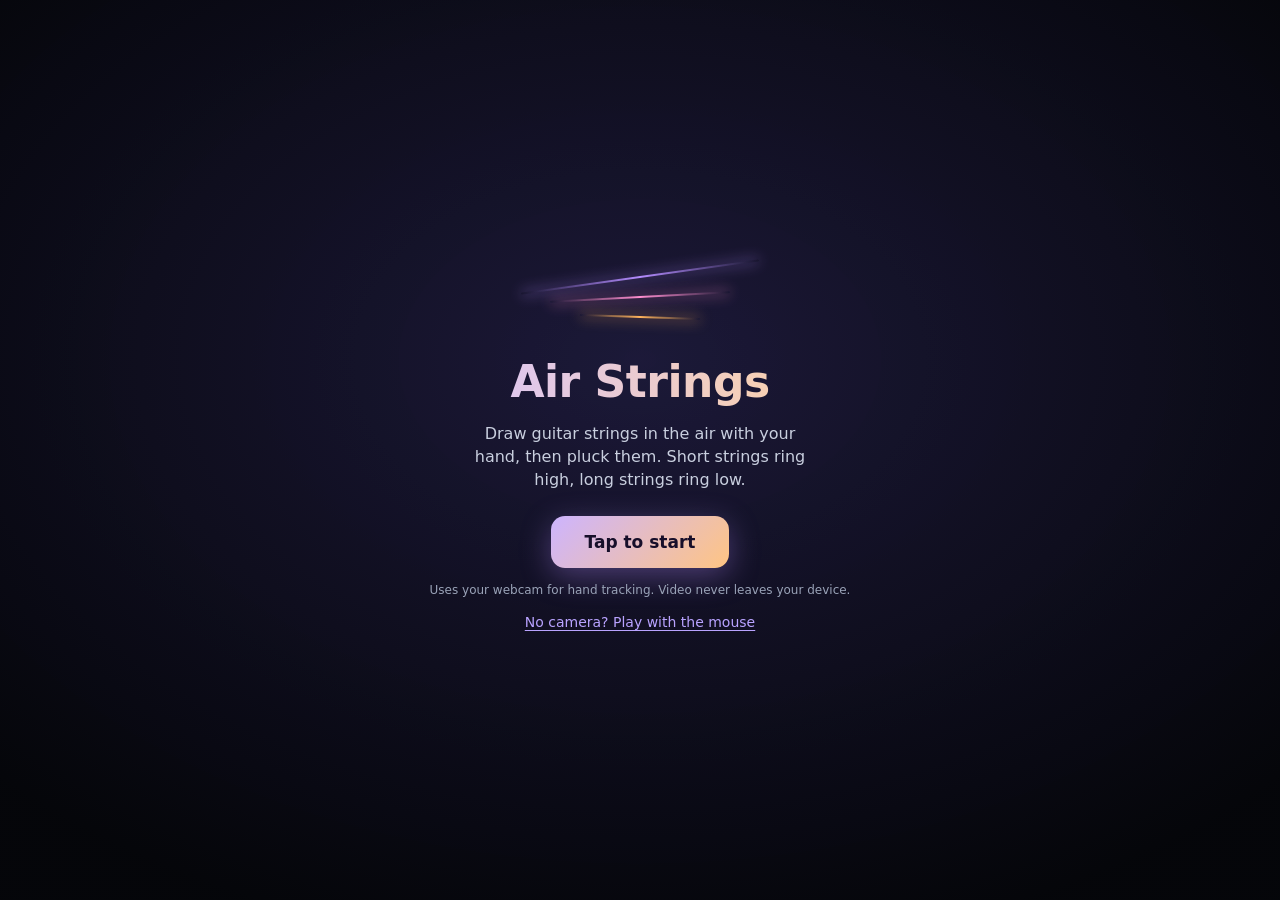
<file: index.html>
<!doctype html>
<html lang="en">
<head>
  <meta charset="utf-8">
  <meta name="viewport" content="width=device-width, initial-scale=1, viewport-fit=cover">
  <title>Air Strings</title>
  <meta name="description" content="Draw guitar strings in the air with your hand and pluck them. Webcam hand tracking + Karplus-Strong synthesis.">
  <link rel="icon" href="data:image/svg+xml,%3Csvg xmlns='http://www.w3.org/2000/svg' viewBox='0 0 64 64'%3E%3Crect width='64' height='64' rx='14' fill='%230b0d14'/%3E%3Cpath d='M10 46 L54 18' stroke='%23b48cff' stroke-width='4' stroke-linecap='round'/%3E%3Cpath d='M10 54 L54 30' stroke='%23ffb35c' stroke-width='3' stroke-linecap='round'/%3E%3C/svg%3E">
  <link rel="stylesheet" href="styles.css">
</head>
<body>
  <video id="video" playsinline muted autoplay></video>
  <canvas id="canvas"></canvas>

  <!-- Toolbar -->
  <header class="toolbar" id="toolbar" hidden>
    <div class="brand"><span class="logo" aria-hidden="true"></span>Air Strings</div>
    <div class="group free-only">
      <button id="undo" class="icon-btn" title="Undo last string (Z)">Undo</button>
      <button id="clear" class="icon-btn" title="Clear all strings (C)">Clear</button>
    </div>
    <div class="group seg free-only" role="group" aria-label="Snap to scale" title="Snap to scale">
      <span class="label">Snap</span>
      <button class="seg-btn" data-scale="off">Off</button>
      <button class="seg-btn" data-scale="chromatic">Chromatic</button>
      <button class="seg-btn active" data-scale="pentatonic">Pentatonic</button>
    </div>
    <label class="group volume" title="Volume">
      <span class="label">Vol</span>
      <input id="volume" type="range" min="0" max="1" step="0.01" value="0.8" aria-label="Volume">
    </label>
    <button id="learnBtn" class="icon-btn learn free-only" title="Learn to play a song, step by step (L)">Learn<span class="learn-stars" id="learnStars"></span></button>
    <div class="group lesson-only">
      <button id="songBtn" class="cycle-btn" title="Next song"><span class="k" id="songKey">Song</span><span class="v" id="songVal">Hot Cross Buns</span></button>
      <button id="stepBtn" class="cycle-btn" title="Step 1: draw the strings the song needs. Step 2: play it at your own pace. Step 3: play it in time."><span class="k">Step</span><span class="v" id="stepVal">1 · Build</span></button>
      <button id="speedBtn" class="cycle-btn time-only" title="Speed: Slow / Medium / Fast"><span class="k">Speed</span><span class="v" id="speedVal">Slow</span></button>
      <button id="listenBtn" class="cycle-btn listen" title="Hear the song first (P)"><span class="k">Listen</span><span class="v" id="listenVal">Hear it</span></button>
      <button id="exitLessonBtn" class="cycle-btn" title="Back to free play (L)"><span class="k">Lesson</span><span class="v">Exit</span></button>
    </div>
    <a class="icon-btn free-only" href="theremin.html" title="Try the Air Theremin">Theremin</a>
    <button id="faceBtn" class="icon-btn round face-btn hand-only" title="Face control: mouth for longer notes, eyebrows for an octave (F)" aria-label="Face control" aria-pressed="false">🙂</button>
    <button id="help" class="icon-btn round" title="How to play (H)" aria-label="Help">?</button>
  </header>

  <!-- Status -->
  <div class="status" id="status" hidden><span class="dot"></span><span id="statusText">Starting…</span></div>
  <div class="coach" id="coach" hidden><span class="step" id="coachStep"></span><span id="coachText"></span></div>
  <div class="toast" id="toast" role="status" aria-live="polite"></div>
  <button class="sound-banner" id="soundBanner" hidden>
    <span class="spk" aria-hidden="true"></span>Sound paused. Tap to turn it on.
  </button>

  <section class="lesson-card" id="lessonCard" hidden>
    <div class="stars" id="lessonStars" aria-hidden="true"></div>
    <h2 id="lessonTitle"></h2>
    <p id="lessonMsg"></p>
    <div class="row">
      <button id="lessonPrimary" class="primary small"></button>
      <button id="lessonSecondary" class="secondary small"></button>
    </div>
  </section>

  <!-- Start screen -->
  <section class="overlay" id="start">
    <div class="card">
      <div class="hero-strings" aria-hidden="true"><i></i><i></i><i></i></div>
      <h1>Air Strings</h1>
      <p class="lede">Draw guitar strings in the air with your hand, then pluck them.
        Short strings ring high, long strings ring low.</p>
      <button id="startBtn" class="primary">Tap to start</button>
      <p class="fine" id="startNote">Uses your webcam for hand tracking. Video never leaves your device.</p>
      <button id="startMouse" class="link">No camera? Play with the mouse</button>
    </div>
  </section>

  <!-- Camera error -->
  <section class="banner" id="camError" hidden>
    <strong>Camera unavailable.</strong> <span id="camErrorText"></span>
    You’re in mouse mode for now.
    <button id="retryCam" class="small">Try camera again</button>
    <button id="dismissErr" class="small ghost" aria-label="Dismiss">✕</button>
  </section>

  <!-- First-run hint -->
  <aside class="hint" id="hint" hidden>
    <h2>How to play</h2>
    <div class="hint-cols">
      <div>
        <h3>1 · Draw</h3>
        <p class="hand-only">Pinch thumb + index in empty space, hold until the ring fills, then drag and let go.</p>
        <p class="mouse-only">Click and drag in empty space, then release to lay down a string.</p>
      </div>
      <div>
        <h3>2 · Pluck</h3>
        <p class="hand-only">Pinch a string, pull it sideways, and let go. Pull further for louder.</p>
        <p class="mouse-only">Drag a string sideways and release. Pull further for louder.</p>
      </div>
      <div>
        <h3>3 · Strum</h3>
        <p class="hand-only">Swipe an open hand fast across strings. Fingers touching mid-swipe won’t draw.</p>
        <p class="mouse-only">Flick fast across strings, starting from empty space.</p>
      </div>
    </div>
    <p class="hint-note">Short strings ring high, long strings ring low (E2 to E5).<span class="hand-only"> Pinch a toolbar button to press it.</span></p>
    <p class="hint-note"><b>Learn</b> teaches you a song: first you draw the strings it needs (longer strings play lower notes), then the string to pluck next lights up. <b>Listen</b> plays the song for you first. Step 3 plays it in time: pluck each string as its note reaches the line.</p>
    <div class="signs-row hand-only">
      <p class="hint-note"><b>Face</b> (<kbd>F</kbd>): after a second to learn your resting face, open your mouth to let notes ring longer, and raise your eyebrows to play an octave up (free play only).</p>
      <button id="faceBtn2" class="cycle-btn" title="Turn face control on or off"><span class="k">Face</span><span class="v" id="faceVal2">Off</span></button>
    </div>
    <div class="signs-row hand-only">
      <p class="hint-note"><b>Hand signs</b>, held for a moment: ✊ fist mutes the strings · 👍 says yes to the big button in a lesson · 👎 removes the last string (in a lesson, starts the song again) · ✌️ switches to the theremin · 🤟 confetti · 🤘 next Snap scale · 🤙 Face on/off · three fingers up: Listen (in a lesson) · 👋 wave goodbye: clears the strings, or leaves a lesson · 👍👍 both thumbs: play in time · ✊✊ both fists: clear the strings (or stop Listen). Undo brings cleared strings back.</p>
      <button id="signsBtn" class="cycle-btn" title="Turn hand signs on or off"><span class="k">Hand signs</span><span class="v" id="signsVal">On</span></button>
    </div>
    <p class="keys"><kbd>Z</kbd> undo · <kbd>C</kbd> clear · <kbd>L</kbd> learn a song · <kbd>P</kbd> listen · <kbd>F</kbd> face · <kbd>H</kbd> help</p>
    <button id="hintOk" class="primary small">Got it</button>
  </aside>

  <script type="module" src="js/main.js"></script>
</body>
</html>
</file>
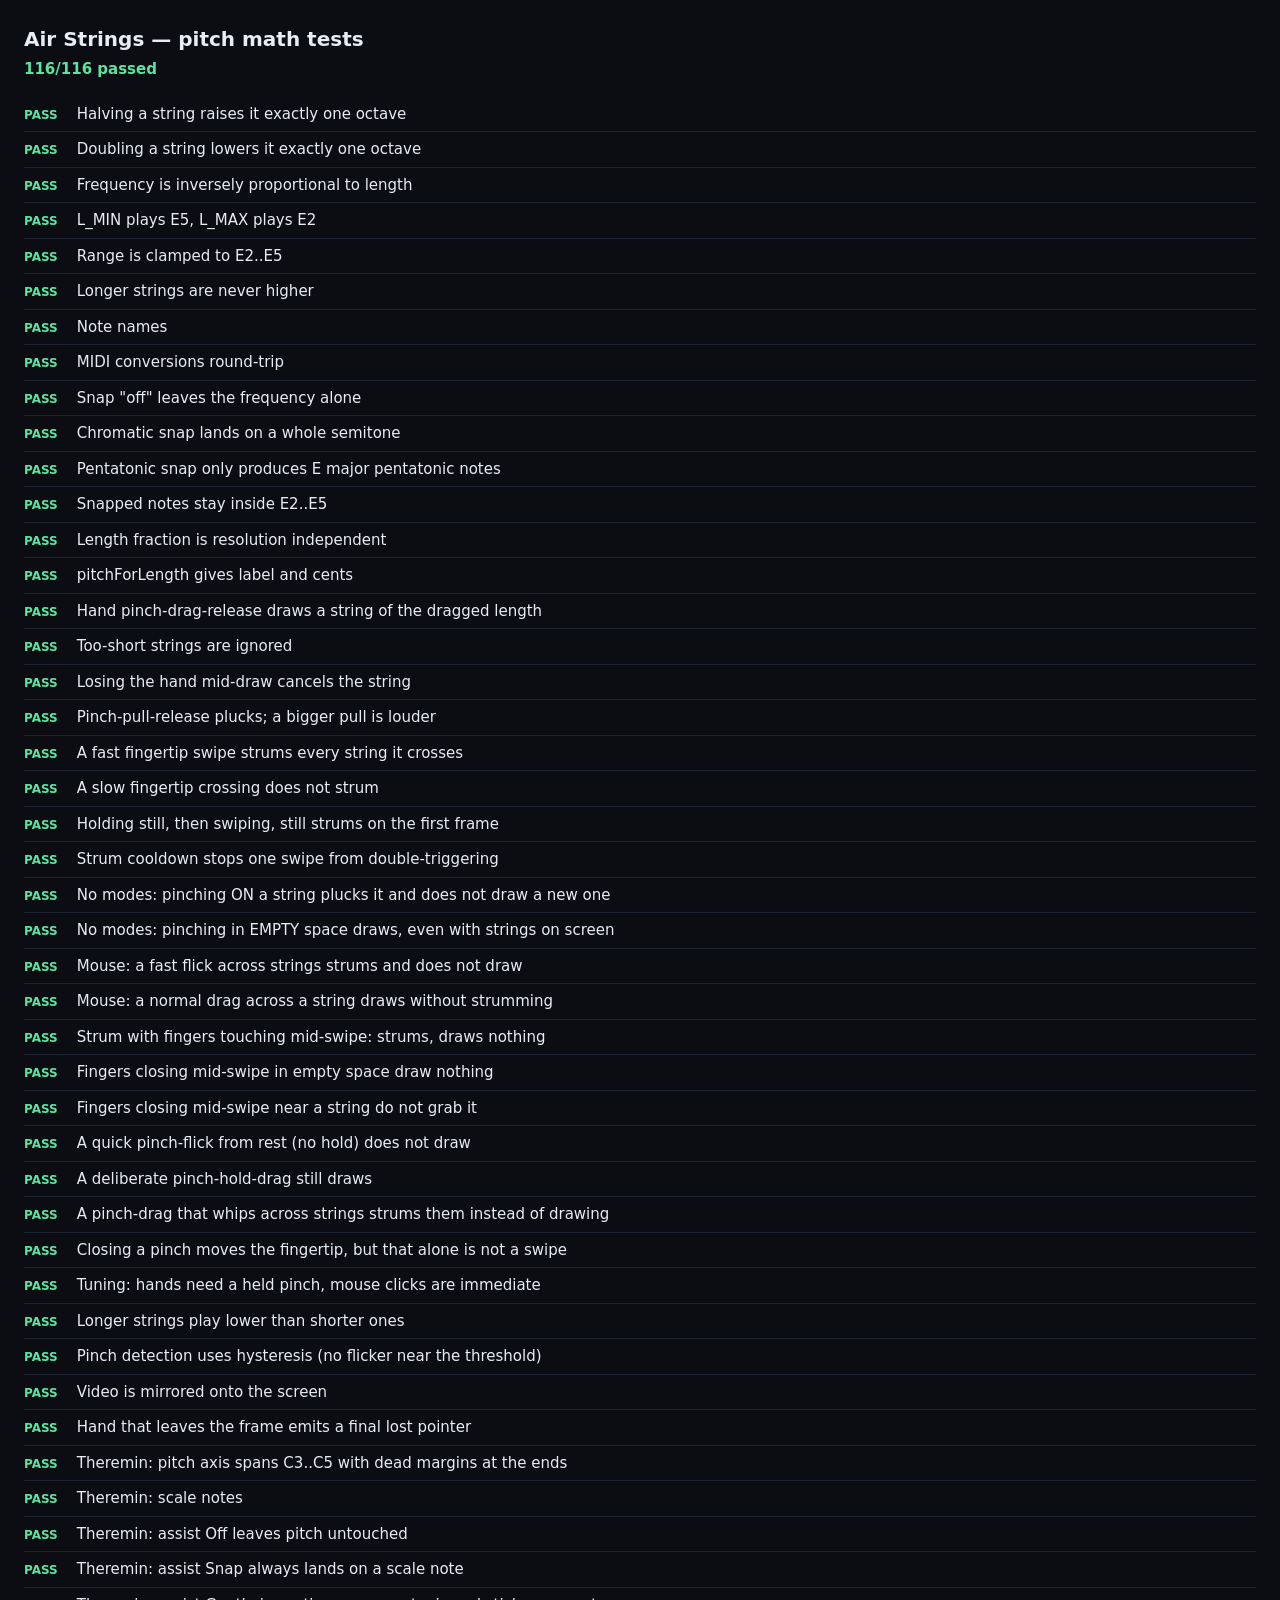
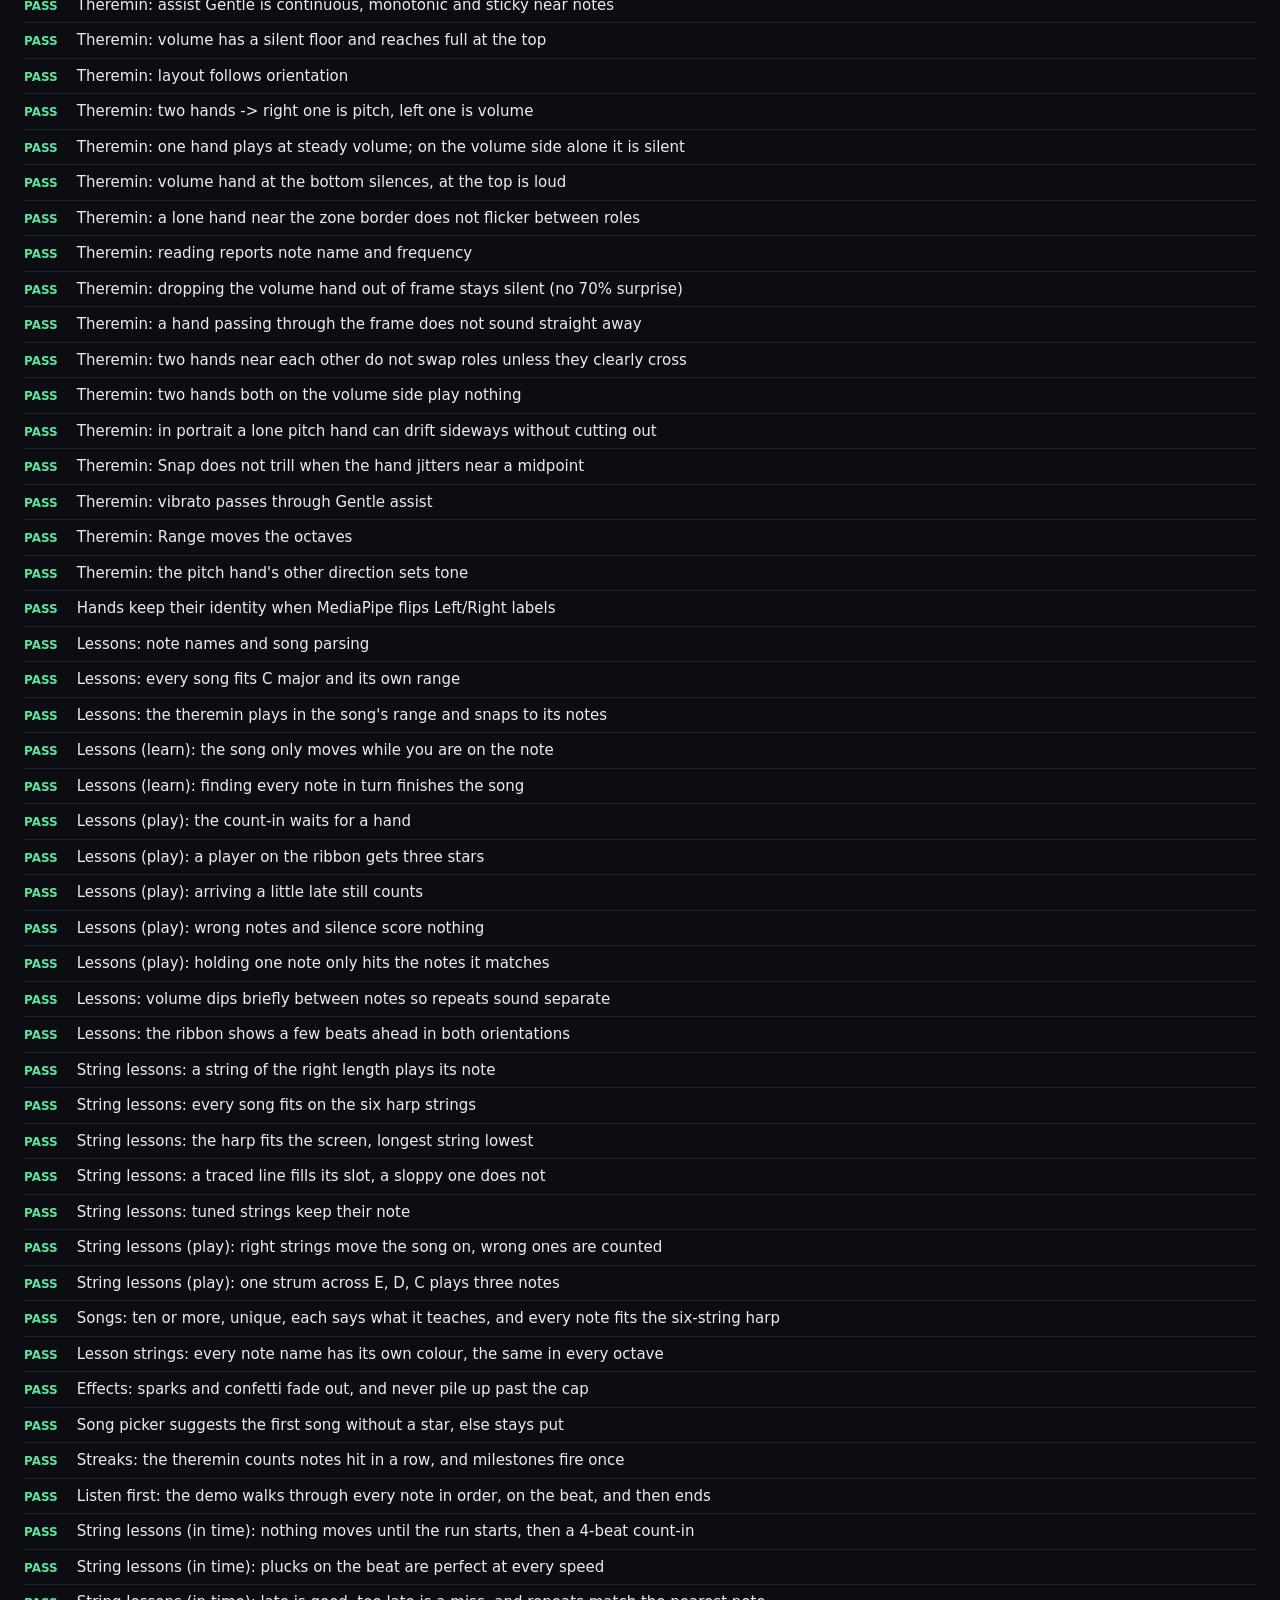
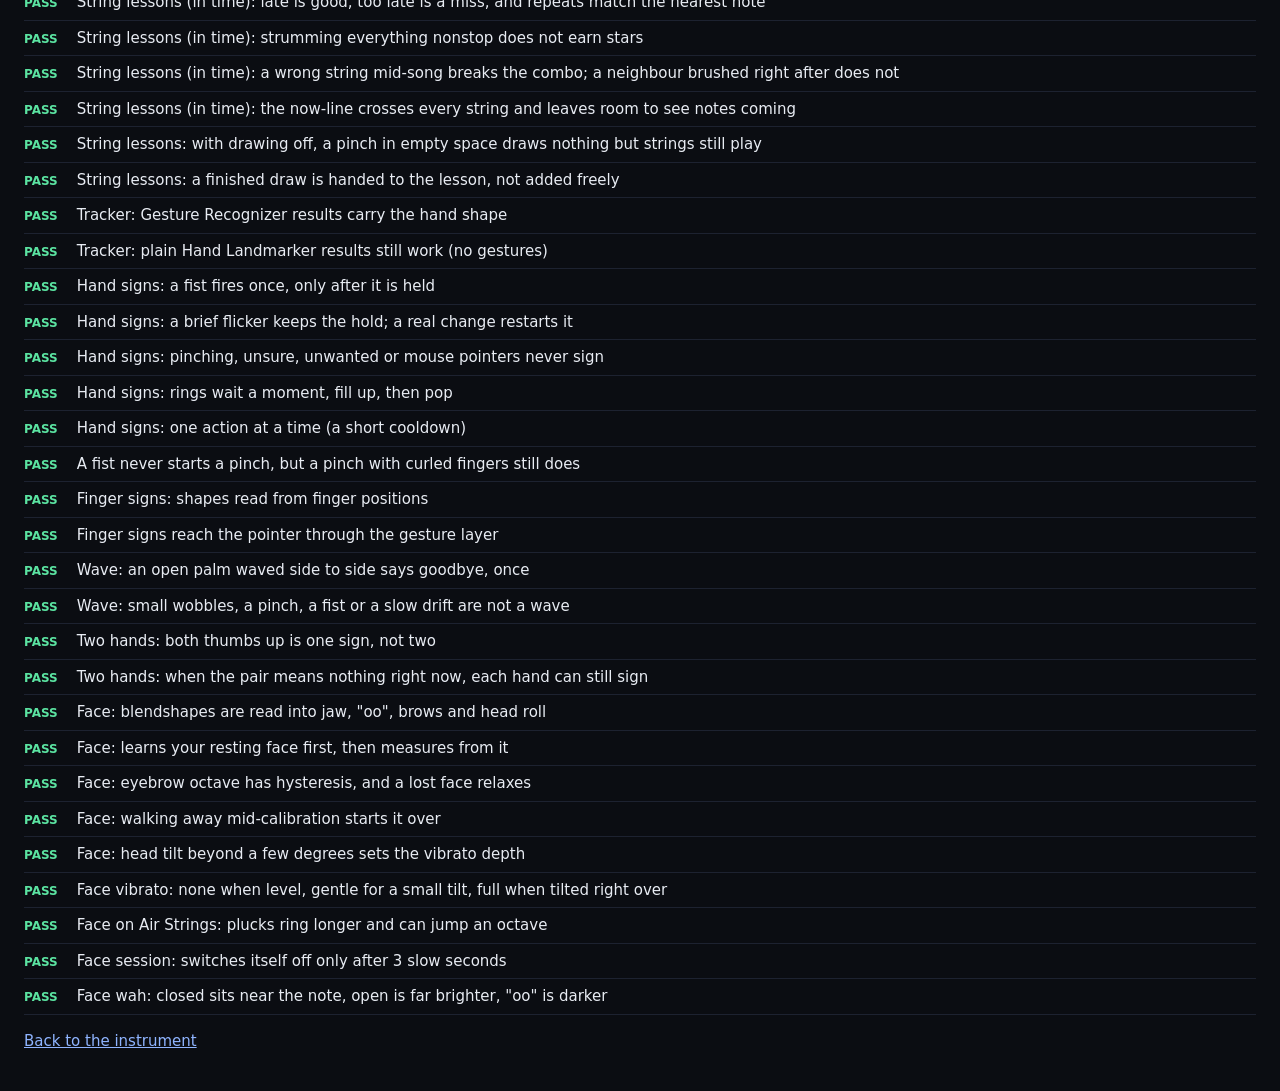
<file: tests.html>
<!doctype html>
<html lang="en">
<head>
  <meta charset="utf-8">
  <meta name="viewport" content="width=device-width, initial-scale=1">
  <title>Air Strings tests</title>
  <style>
    body { font: 15px/1.5 system-ui, sans-serif; background: #0b0d12; color: #e8ecf3; margin: 0; padding: 24px; }
    h1 { font-size: 20px; margin: 0 0 4px; }
    #summary { font-weight: 700; margin-bottom: 16px; }
    ul { list-style: none; padding: 0; margin: 0; }
    li { padding: 6px 0; border-bottom: 1px solid #1d2230; }
    li span { display: inline-block; width: 48px; font-weight: 700; font-size: 12px; }
    .pass, .pass span { color: #5be3a1; }
    .fail, .fail span { color: #ff6b7a; }
    li.pass { color: #e8ecf3; }
    code { color: #ffcf6b; }
    a { color: #8fb4ff; }
  </style>
</head>
<body>
  <h1>Air Strings — pitch math tests</h1>
  <div id="summary">Running…</div>
  <ul id="results"></ul>
  <p><a href="./">Back to the instrument</a></p>
  <script type="module" src="js/tests.js"></script>
</body>
</html>
</file>
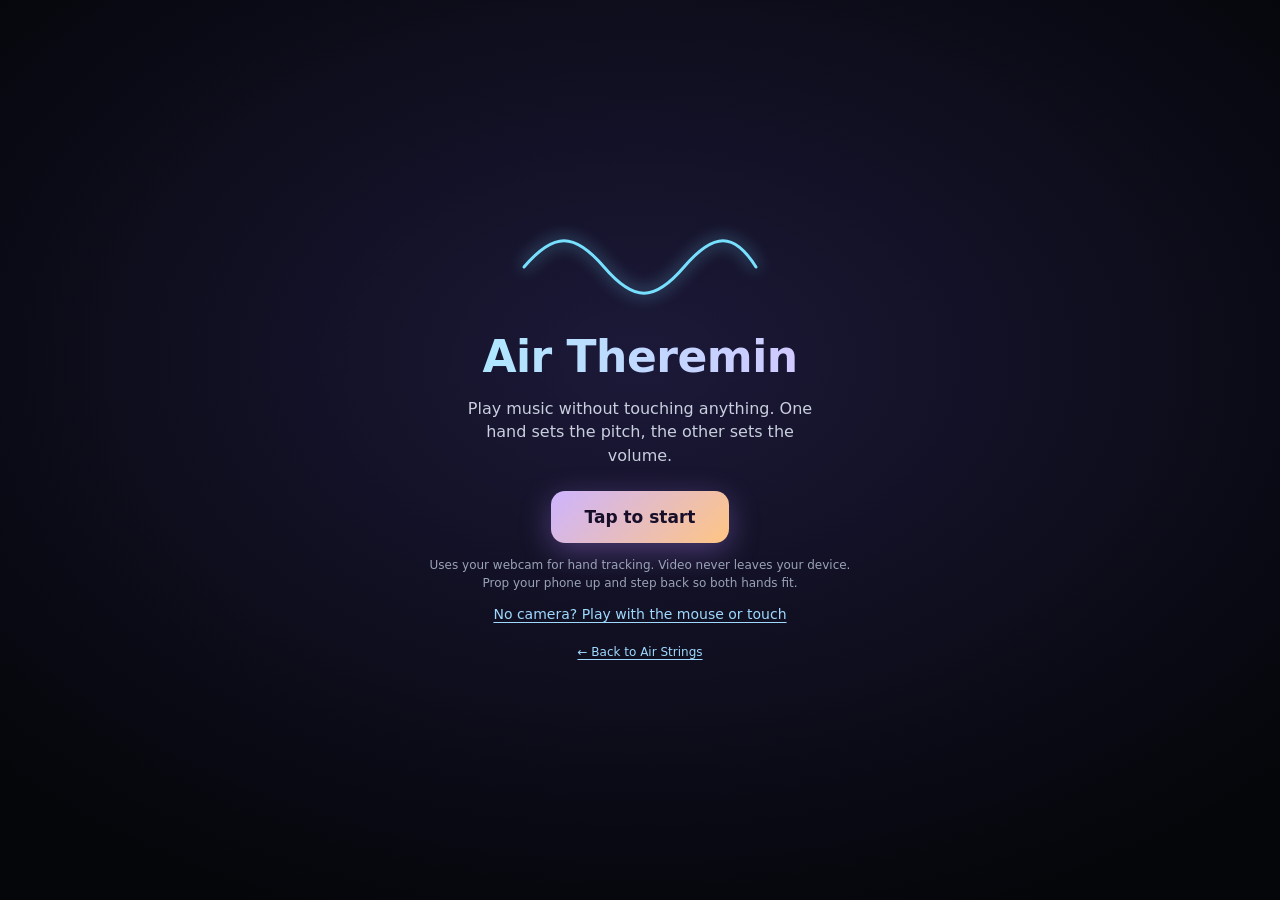
<file: theremin.html>
<!doctype html>
<html lang="en">
<head>
  <meta charset="utf-8">
  <meta name="viewport" content="width=device-width, initial-scale=1, viewport-fit=cover">
  <title>Air Theremin</title>
  <meta name="description" content="Play a theremin with your hands in front of your webcam. One hand sets the pitch, the other the volume.">
  <link rel="icon" href="data:image/svg+xml,%3Csvg xmlns='http://www.w3.org/2000/svg' viewBox='0 0 64 64'%3E%3Crect width='64' height='64' rx='14' fill='%230b0d14'/%3E%3Cpath d='M8 40 C16 18, 24 18, 32 32 S48 46, 56 24' stroke='%2378e0ff' stroke-width='4' fill='none' stroke-linecap='round'/%3E%3C/svg%3E">
  <link rel="stylesheet" href="styles.css">
  <link rel="stylesheet" href="theremin.css">
</head>
<body class="theremin">
  <video id="video" playsinline muted autoplay></video>
  <canvas id="canvas"></canvas>

  <header class="toolbar" id="toolbar" hidden>
    <a class="brand" href="./" title="Back to Air Strings"><span class="logo" aria-hidden="true"></span>Air Theremin</a>
    <div class="group">
      <button id="assistBtn" class="cycle-btn free-only" title="Pitch assist: Off / Gentle / Snap (A)"><span class="k">Assist</span><span class="v" id="assistVal">Gentle</span></button>
      <button id="voiceBtn" class="cycle-btn free-only" title="Voice: Classic / Soft / Sci-fi (V)"><span class="k">Voice</span><span class="v" id="voiceVal">Classic</span></button>
      <button id="scaleBtn" class="cycle-btn free-only" title="Scale (S)"><span class="k">Scale</span><span class="v" id="scaleVal">Pentatonic</span></button>
      <button id="rangeBtn" class="cycle-btn free-only" title="Range: Low C2–C4 / Mid C3–C5 / High C4–C6 (R)"><span class="k">Range</span><span class="v" id="rangeVal">Mid</span></button>
      <button id="learnBtn" class="cycle-btn learn free-only" title="Learn to play a song, step by step (L)"><span class="k">Learn<span class="learn-stars" id="learnStars"></span></span><span class="v">Songs</span></button>
      <button id="songBtn" class="cycle-btn lesson-only" title="Next song"><span class="k" id="songKey">Song</span><span class="v" id="songVal">Hot Cross Buns</span></button>
      <button id="stepBtn" class="cycle-btn lesson-only" title="Step 1: find each note at your own pace. Step 2: play it in time."><span class="k">Step</span><span class="v" id="stepVal">1 · Learn</span></button>
      <button id="speedBtn" class="cycle-btn lesson-only" title="Speed: Slow / Medium / Fast"><span class="k">Speed</span><span class="v" id="speedVal">Slow</span></button>
      <button id="listenBtn" class="cycle-btn listen lesson-only" title="Hear the song first (P)"><span class="k">Listen</span><span class="v" id="listenVal">Hear it</span></button>
      <button id="exitLessonBtn" class="cycle-btn lesson-only" title="Back to free play (L)"><span class="k">Lesson</span><span class="v">Exit</span></button>
    </div>
    <label class="group volume" title="Master volume">
      <span class="label">Vol</span>
      <input id="volume" type="range" min="0" max="1" step="0.01" value="0.8" aria-label="Master volume">
    </label>
    <a class="icon-btn strings-link free-only" href="./" title="Switch to Air Strings">Strings</a>
    <button id="faceBtn" class="icon-btn round face-btn hand-only" title="Face control: mouth for tone, eyebrows for an octave (F)" aria-label="Face control" aria-pressed="false">🙂</button>
    <button id="help" class="icon-btn round" title="How to play (H)" aria-label="Help">?</button>
  </header>

  <div class="status" id="status" hidden><span class="dot"></span><span id="statusText">Starting…</span></div>
  <div class="coach" id="coach" hidden><span class="step" id="coachStep"></span><span id="coachText"></span></div>
  <div class="toast" id="toast" role="status" aria-live="polite"></div>
  <button class="sound-banner" id="soundBanner" hidden>
    <span class="spk" aria-hidden="true"></span>Sound paused. Tap to turn it on.
  </button>

  <section class="lesson-card" id="lessonCard" hidden>
    <div class="stars" id="lessonStars" aria-hidden="true"></div>
    <h2 id="lessonTitle"></h2>
    <p id="lessonMsg"></p>
    <div class="row">
      <button id="lessonPrimary" class="primary small"></button>
      <button id="lessonSecondary" class="secondary small"></button>
    </div>
  </section>

  <section class="overlay" id="start">
    <div class="card">
      <div class="hero-wave" aria-hidden="true">
        <svg viewBox="0 0 240 70"><path d="M4 35 C 34 0, 54 0, 84 35 S 134 70, 164 35 S 214 0, 236 35" /></svg>
      </div>
      <h1>Air Theremin</h1>
      <p class="lede">Play music without touching anything. One hand sets the pitch, the other sets the volume.</p>
      <button id="startBtn" class="primary">Tap to start</button>
      <p class="fine" id="startNote">Uses your webcam for hand tracking. Video never leaves your device. Prop your phone up and step back so both hands fit.</p>
      <button id="startMouse" class="link">No camera? Play with the mouse or touch</button>
      <p class="fine"><a href="./" class="link">← Back to Air Strings</a></p>
    </div>
  </section>

  <section class="banner" id="camError" hidden>
    <strong>Camera unavailable.</strong> <span id="camErrorText"></span>
    You’re in mouse/touch mode for now.
    <button id="retryCam" class="small">Try camera again</button>
    <button id="dismissErr" class="small ghost" aria-label="Dismiss">✕</button>
  </section>

  <aside class="hint" id="hint" hidden>
    <h2>How to play</h2>
    <div class="hint-cols">
      <div>
        <h3>Pitch hand</h3>
        <p class="hand-only">Hold one hand up on the <b>right</b> side. Move it <span class="axis-word">left–right</span> to change the note. Wobble it quickly for vibrato. Move it <span class="tone-word">up</span> for a brighter tone.</p>
        <p class="mouse-only">Press and drag on the <b>right</b> side. Move <span class="axis-word">left–right</span> to change the note.</p>
      </div>
      <div>
        <h3>Volume hand</h3>
        <p class="hand-only">Your other hand on the <b>left</b>: raise it for louder, drop it to the bottom for silence. With one hand up, you play at a steady volume.</p>
        <p class="mouse-only">On a touchscreen, a second finger on the <b>left</b> sets the volume: higher is louder.</p>
      </div>
      <div>
        <h3>Assist</h3>
        <p><b>Off</b> is a real theremin (hard!). <b>Gentle</b> pulls you toward the scale. <b>Snap</b> always lands on a note.</p>
      </div>
    </div>
    <p class="hint-note"><b>Learn</b> teaches you a song: first find each note at your own pace (the song waits for you), then follow the ribbon in time for stars. <b>Listen</b> plays the song for you first.</p>
    <p class="hint-note"><span class="hand-only">Pinch and hold a toolbar button for a moment to press it (your left hand is quietest for this). </span>Range sets the octaves: Low C2–C4, Mid C3–C5, High C4–C6.</p>
    <div class="signs-row hand-only">
      <p class="hint-note"><b>Face</b> (<kbd>F</kbd>): after a second to learn your resting face, open your mouth for a brighter "wah", round your lips into an "oo" for a darker sound, raise your eyebrows to jump up an octave (free play only), and tilt your head toward a shoulder for vibrato.</p>
      <button id="faceBtn2" class="cycle-btn" title="Turn face control on or off"><span class="k">Face</span><span class="v" id="faceVal2">Off</span></button>
    </div>
    <div class="signs-row hand-only">
      <p class="hint-note"><b>Hand signs</b>, held for a moment: ✊ fist silences the theremin while you hold it · 👍 says yes to the big button in a lesson · 👎 starts a lesson song again · ✌️ switches to Air Strings · 🤟 confetti · 🤘 next voice · 🤙 Face on/off · three fingers up: next range (in a lesson, Listen) · 👋 wave goodbye to leave a lesson · 👍👍 both thumbs: play in time · ✊✊ both fists: stop Listen. Make 🤘, 🤙, three fingers and 👋 with a hand that isn't playing a note (your volume hand).</p>
      <button id="signsBtn" class="cycle-btn" title="Turn hand signs on or off"><span class="k">Hand signs</span><span class="v" id="signsVal">On</span></button>
    </div>
    <p class="keys"><kbd>A</kbd> assist · <kbd>V</kbd> voice · <kbd>S</kbd> scale · <kbd>R</kbd> range · <kbd>L</kbd> learn a song · <kbd>P</kbd> listen · <kbd>F</kbd> face · <kbd>H</kbd> help</p>
    <button id="hintOk" class="primary small">Got it</button>
    <a class="link" href="./">Switch to Air Strings</a>
  </aside>

  <script type="module" src="js/theremin-main.js"></script>
</body>
</html>
</file>
<file: styles.css>
:root {
  --bg: #07080d;
  --panel: rgba(14, 16, 26, 0.72);
  --panel-solid: #11131d;
  --line: rgba(255, 255, 255, 0.10);
  --text: #eef1f8;
  --muted: #9aa3b8;
  --accent: #b48cff;
  --accent-2: #ffb35c;
  --ok: #5be3a1;
  --bad: #ff6b7a;
  --radius: 12px;
  color-scheme: dark;
}
* { box-sizing: border-box; }
html, body { margin: 0; height: 100%; overflow: hidden; }
body {
  background: radial-gradient(1200px 800px at 50% 40%, #141729 0%, var(--bg) 70%);
  color: var(--text);
  font: 14px/1.45 ui-rounded, system-ui, -apple-system, "Segoe UI", Roboto, sans-serif;
  -webkit-font-smoothing: antialiased;
  user-select: none;
  -webkit-user-select: none;
  touch-action: none;
}
body.mouse-mode {
  background:
    linear-gradient(rgba(255,255,255,0.025) 1px, transparent 1px) 0 0 / 48px 48px,
    linear-gradient(90deg, rgba(255,255,255,0.025) 1px, transparent 1px) 0 0 / 48px 48px,
    radial-gradient(1200px 800px at 50% 40%, #141729 0%, var(--bg) 70%);
}
#video {
  position: fixed; inset: 0; width: 100%; height: 100%;
  object-fit: cover; transform: scaleX(-1);
  filter: saturate(0.85) brightness(0.72) contrast(1.05);
}
body.mouse-mode #video { display: none; }
#canvas { position: fixed; inset: 0; width: 100%; height: 100%; display: block; cursor: crosshair; }
body.mouse-mode #canvas { cursor: none; }

button { font: inherit; color: inherit; cursor: pointer; }
[hidden] { display: none !important; }

/* Toolbar */
.toolbar {
  position: fixed; top: max(12px, env(safe-area-inset-top)); left: 50%; transform: translateX(-50%);
  display: flex; align-items: center; gap: 10px; flex-wrap: wrap; justify-content: center;
  padding: 8px 10px; width: max-content; max-width: calc(100vw - 24px);
  background: var(--panel); border: 1px solid var(--line); border-radius: 16px;
  backdrop-filter: blur(14px) saturate(1.2); -webkit-backdrop-filter: blur(14px) saturate(1.2);
  box-shadow: 0 10px 40px rgba(0,0,0,0.35);
  z-index: 10;
}
.brand { display: flex; align-items: center; gap: 8px; font-weight: 700; letter-spacing: 0.2px; padding: 0 6px 0 4px; }
.logo { width: 18px; height: 18px; border-radius: 5px; background: linear-gradient(135deg, var(--accent), var(--accent-2)); box-shadow: 0 0 14px rgba(180,140,255,0.6); }
.group { display: flex; align-items: center; gap: 4px; }
.label { color: var(--muted); font-size: 12px; padding: 0 4px 0 6px; }
.seg { background: rgba(255,255,255,0.05); border-radius: 10px; padding: 3px; }
.seg-btn, .icon-btn {
  border: 0; background: transparent; padding: 7px 12px; border-radius: 8px; font-weight: 600; font-size: 13px;
  transition: background 0.15s, color 0.15s;
}
.seg-btn { color: var(--muted); }
.seg-btn:hover, .icon-btn:hover { background: rgba(255,255,255,0.08); color: var(--text); }
.seg-btn.active { background: rgba(180,140,255,0.22); color: #fff; box-shadow: inset 0 0 0 1px rgba(180,140,255,0.45); }
.icon-btn { background: rgba(255,255,255,0.05); }
a.icon-btn { text-decoration: none; display: inline-flex; align-items: center; color: inherit; }
.icon-btn.round { width: 32px; height: 32px; padding: 0; border-radius: 50%; }
.volume input { width: 96px; accent-color: var(--accent); }
.pressed { animation: press 0.25s ease; }
@keyframes press { 50% { transform: scale(0.92); background: rgba(180,140,255,0.35); } }

/* Status + toast */
.status {
  position: fixed; left: 14px; bottom: max(14px, env(safe-area-inset-bottom)); z-index: 10;
  display: flex; align-items: center; gap: 8px; padding: 6px 12px; border-radius: 999px;
  background: var(--panel); border: 1px solid var(--line); font-size: 12px; color: var(--muted);
  backdrop-filter: blur(10px); -webkit-backdrop-filter: blur(10px);
}
.status .dot { width: 8px; height: 8px; border-radius: 50%; background: var(--muted); }
.status.live .dot { background: var(--ok); box-shadow: 0 0 10px var(--ok); }
.status.warn .dot { background: var(--accent-2); }
.toast {
  position: fixed; left: 50%; bottom: 72px; transform: translate(-50%, 10px); z-index: 20;
  padding: 10px 16px; border-radius: 12px; background: var(--panel-solid); border: 1px solid var(--line);
  opacity: 0; pointer-events: none; transition: opacity 0.2s, transform 0.2s; font-weight: 600;
  max-width: calc(100vw - 32px); text-align: center;
}
.toast.show { opacity: 1; transform: translate(-50%, 0); }
.coach {
  position: fixed; left: 50%; bottom: max(60px, calc(env(safe-area-inset-bottom) + 52px)); transform: translateX(-50%);
  z-index: 6; display: flex; align-items: center; gap: 12px; pointer-events: none;
  width: max-content; max-width: calc(100vw - 32px); padding: 12px 18px 12px 12px; border-radius: 16px;
  background: rgba(14, 16, 26, 0.82); border: 1px solid rgba(180,140,255,0.45);
  box-shadow: 0 10px 40px rgba(0,0,0,0.4), 0 0 24px rgba(180,140,255,0.18);
  backdrop-filter: blur(12px); -webkit-backdrop-filter: blur(12px);
  font-size: 16px; font-weight: 600; color: #f1ecff; line-height: 1.35;
  animation: coachIn 0.35s ease;
}
.coach .step {
  flex: none; display: grid; place-items: center; width: 30px; height: 30px; border-radius: 50%;
  background: linear-gradient(135deg, #cdb4ff, #ffc583); color: #170f2a; font-size: 14px; font-weight: 800;
}
@keyframes coachIn { from { opacity: 0; transform: translate(-50%, 8px); } }
.hint-note { margin: 12px 0 0 !important; color: var(--muted) !important; font-size: 13px; }

.sound-banner {
  position: fixed; left: 50%; top: 50%; transform: translate(-50%, -50%); z-index: 25;
  display: flex; align-items: center; gap: 10px;
  padding: 14px 20px; border-radius: 14px; border: 1px solid rgba(255,179,92,0.6);
  background: rgba(40, 26, 10, 0.92); color: #ffe2bd; font-size: 15px; font-weight: 600;
  box-shadow: 0 10px 40px rgba(0,0,0,0.45); width: max-content; max-width: calc(100vw - 32px);
  text-align: left; animation: nudge 1.6s ease-in-out infinite;
}
.sound-banner .spk {
  width: 18px; height: 18px; flex: none; background: currentColor;
  -webkit-mask: url("data:image/svg+xml,%3Csvg xmlns='http://www.w3.org/2000/svg' viewBox='0 0 24 24'%3E%3Cpath d='M3 9v6h4l5 5V4L7 9H3z'/%3E%3Cpath d='M16 9l5 6M21 9l-5 6' stroke='black' stroke-width='2' fill='none' stroke-linecap='round'/%3E%3C/svg%3E") center / contain no-repeat;
          mask: url("data:image/svg+xml,%3Csvg xmlns='http://www.w3.org/2000/svg' viewBox='0 0 24 24'%3E%3Cpath d='M3 9v6h4l5 5V4L7 9H3z'/%3E%3Cpath d='M16 9l5 6M21 9l-5 6' stroke='black' stroke-width='2' fill='none' stroke-linecap='round'/%3E%3C/svg%3E") center / contain no-repeat;
}
@keyframes nudge { 50% { box-shadow: 0 10px 40px rgba(0,0,0,0.45), 0 0 0 6px rgba(255,179,92,0.15); } }

/* Overlays */
.overlay {
  position: fixed; inset: 0; display: grid; place-items: center; z-index: 30; padding: 16px;
  background: radial-gradient(900px 600px at 50% 40%, rgba(30,26,60,0.85), rgba(5,6,10,0.96));
}
.card { width: min(440px, 100%); text-align: center; }
.card h1 { font-size: 44px; margin: 18px 0 8px; letter-spacing: -0.5px;
  background: linear-gradient(90deg, #d7c4ff, #ffd3a1); -webkit-background-clip: text; background-clip: text; color: transparent; }
.lede { color: #c9cfdf; font-size: 16px; margin: 0 auto 24px; max-width: 360px; }
.fine { color: var(--muted); font-size: 12px; margin: 14px 0 6px; }
.primary {
  border: 0; border-radius: 14px; padding: 14px 34px; font-size: 17px; font-weight: 700; color: #170f2a;
  background: linear-gradient(135deg, #cdb4ff, #ffc583); box-shadow: 0 8px 30px rgba(180,140,255,0.35);
}
.primary:hover { filter: brightness(1.06); }
.primary.small { padding: 9px 20px; font-size: 14px; border-radius: 10px; }
.link { border: 0; background: none; color: #b9a3ff; text-decoration: underline; text-underline-offset: 3px; padding: 6px; }
.hero-strings { position: relative; height: 70px; margin: 0 auto; width: 240px; }
.hero-strings i {
  position: absolute; left: 0; right: 0; height: 2px; border-radius: 2px;
  background: linear-gradient(90deg, transparent, var(--c), transparent); box-shadow: 0 0 14px var(--c);
  animation: wob 2.4s ease-in-out infinite;
}
.hero-strings i:nth-child(1) { top: 14px; --c: #b48cff; transform: rotate(-8deg); }
.hero-strings i:nth-child(2) { top: 34px; --c: #ff8fd0; transform: rotate(-3deg); animation-delay: 0.3s; left: 30px; right: 30px; }
.hero-strings i:nth-child(3) { top: 54px; --c: #ffb35c; transform: rotate(2deg); animation-delay: 0.6s; left: 60px; right: 60px; }
@keyframes wob { 0%, 100% { opacity: 0.7; } 50% { opacity: 1; filter: blur(0.4px); } }

.banner {
  position: fixed; top: 78px; left: 50%; transform: translateX(-50%); z-index: 15;
  width: min(640px, calc(100vw - 24px)); padding: 12px 14px; border-radius: 12px;
  background: rgba(60, 20, 30, 0.92); border: 1px solid rgba(255,107,122,0.5); line-height: 1.5;
}
.banner .small { margin-left: 6px; border: 1px solid rgba(255,255,255,0.25); background: rgba(255,255,255,0.08); padding: 4px 10px; border-radius: 8px; font-size: 13px; }
.banner .ghost { border: 0; background: none; float: right; }

.hint {
  position: fixed; left: 50%; bottom: max(64px, calc(env(safe-area-inset-bottom) + 56px)); transform: translateX(-50%); z-index: 12;
  width: min(720px, calc(100vw - 24px)); padding: 18px 20px; border-radius: 16px;
  background: var(--panel); border: 1px solid var(--line); box-shadow: 0 10px 40px rgba(0,0,0,0.4);
  backdrop-filter: blur(14px); -webkit-backdrop-filter: blur(14px);
}
.hint h2 { margin: 0 0 10px; font-size: 16px; }
.hint h3 { margin: 0 0 4px; font-size: 13px; color: var(--accent); text-transform: uppercase; letter-spacing: 0.6px; }
.hint p { margin: 0; color: #c9cfdf; }
.hint-cols { display: grid; grid-template-columns: repeat(3, 1fr); gap: 16px; }
.signs-row { display: flex; align-items: flex-end; gap: 12px; }
.signs-row .hint-note { flex: 1; }
.signs-row .cycle-btn { flex: none; }
@media (max-width: 560px) { .signs-row { flex-direction: column; align-items: stretch; } }
.hint .keys { margin: 12px 0; color: var(--muted); font-size: 12px; }
kbd { font: 600 11px ui-monospace, monospace; padding: 2px 6px; border-radius: 5px; background: rgba(255,255,255,0.1); border: 1px solid var(--line); }
body.mouse-mode .hand-only, body:not(.mouse-mode) .mouse-only { display: none !important; }

@media (max-width: 720px) {
  .brand { display: none; }
  .hint-cols { grid-template-columns: 1fr; gap: 10px; }
  .toolbar { gap: 6px; padding: 6px; }
  .seg-btn, .icon-btn { padding: 6px 9px; }
  .volume input { width: 70px; }
  .card h1 { font-size: 36px; }
  .banner { top: 120px; }
  .coach { font-size: 15px; }
}

/* ---- Shared by both instruments ---- */
/* One-tap cycle buttons: big single targets that are easy to pinch in the air. */
.cycle-btn {
  display: flex; flex-direction: column; align-items: flex-start; gap: 1px;
  border: 0; border-radius: 10px; padding: 6px 14px; min-width: 92px;
  background: rgba(255,255,255,0.06); box-shadow: inset 0 0 0 1px rgba(255,255,255,0.08);
  transition: background 0.15s;
}
.cycle-btn:hover { background: rgba(255,255,255,0.11); }
.cycle-btn .k { font-size: 10px; letter-spacing: 0.6px; text-transform: uppercase; color: var(--muted); font-weight: 700; }
.cycle-btn .v { font-size: 14px; font-weight: 700; color: #e6f8ff; }
@media (max-width: 720px) {
  .cycle-btn { min-width: 0; padding: 6px 9px; }
  .cycle-btn .v { font-size: 13px; }
}
@media (max-width: 430px) {
  .cycle-btn { padding: 5px 7px; }
  .cycle-btn .k { font-size: 9px; letter-spacing: 0.3px; }
  .cycle-btn .v { font-size: 12px; }
}

/* Lessons: the toolbar swaps free-play controls for lesson controls. */
body:not(.lesson) .lesson-only, body.lesson .free-only, body:not(.lesson-time) .time-only { display: none !important; }
.cycle-btn.learn { background: rgba(125,255,176,0.12); box-shadow: inset 0 0 0 1px rgba(125,255,176,0.4); }
.cycle-btn.learn .k, .cycle-btn.learn .v { color: #b9ffd6; }
#songBtn .v { white-space: nowrap; }
.cycle-btn.listen.on { background: rgba(255,215,106,0.16); box-shadow: inset 0 0 0 1px rgba(255,215,106,0.55); }
.cycle-btn.listen.on .v { color: #ffe39a; }
#songKey .won { color: #ffd76a; letter-spacing: 1px; }
body.lesson .coach { border-color: rgba(125,255,176,0.45); box-shadow: 0 10px 40px rgba(0,0,0,0.4); animation: none; }
body.lesson .coach .step { background: linear-gradient(135deg, #7dffb0, #78e0ff); }
/* A lesson message borrows the coach line for a moment. */
body.lesson .coach.msg { border-color: rgba(255,215,106,0.7); }
body.lesson .coach.msg .step { background: linear-gradient(135deg, #ffd76a, #ffb35c); }
.lesson-card {
  position: fixed; left: 50%; top: 50%; transform: translate(-50%, -50%); z-index: 12;
  width: min(360px, calc(100vw - 32px)); padding: 20px 22px; border-radius: 18px; text-align: center;
  background: rgba(14, 16, 26, 0.95); border: 1px solid rgba(125,255,176,0.45);
  box-shadow: 0 16px 50px rgba(0,0,0,0.5);
}
.lesson-card h2 { margin: 4px 0 6px; font-size: 20px; }
.lesson-card p { margin: 0 0 16px; color: #c9cfdf; }
.lesson-card .stars { font-size: 34px; letter-spacing: 6px; color: #ffd76a; min-height: 8px; }
.lesson-card .stars .off { color: rgba(255,255,255,0.18); }
.lesson-card .row { display: flex; gap: 10px; justify-content: center; flex-wrap: wrap; }
.lesson-card .secondary {
  border: 0; border-radius: 10px; padding: 9px 18px; font-size: 14px; font-weight: 700;
  background: rgba(255,255,255,0.08); box-shadow: inset 0 0 0 1px rgba(255,255,255,0.14);
}
.lesson-card button.arming { box-shadow: inset 0 0 0 3px rgba(120,224,255,0.9); filter: brightness(1.15); }
/* The coach owns the bottom of the screen in a lesson, so toasts go to the top. */
body.lesson .toast { bottom: auto; top: 120px; transform: translate(-50%, -10px); }
body.lesson .toast.show { transform: translate(-50%, 0); }
.learn-stars { margin-left: 6px; color: #ffd76a; font-weight: 800; }
.learn-stars:empty { display: none; }
.cycle-btn .k .learn-stars { margin-left: 4px; }
.icon-btn.learn { background: rgba(125,255,176,0.14); box-shadow: inset 0 0 0 1px rgba(125,255,176,0.4); color: #b9ffd6; }

/* Phones, either way up: drop the volume slider (the phone's own volume
   buttons do that job) so the toolbar stays compact, and on a narrow screen
   give the Snap choices a row of their own. */
@media (max-width: 900px) { .toolbar .volume { display: none; } }
@media (max-width: 430px) { .toolbar .seg { order: 5; } }
/* A narrow phone in a lesson has five lesson buttons: help steps aside to keep one row. */
@media (max-width: 430px) { body.lesson #help { display: none; } }

/* Face control toggle (both instruments): a round 🙂 that lights up when on.
   On a narrow phone the toolbar is full, so it lives in the help panel. */
.face-btn { font-size: 16px; line-height: 1; filter: grayscale(1) opacity(0.75); }
.face-btn.on { filter: none; background: rgba(125,240,192,0.2); box-shadow: inset 0 0 0 1.5px rgba(125,240,192,0.75), 0 0 12px rgba(125,240,192,0.4); }
@media (max-width: 430px) { .toolbar .face-btn { display: none; } }
/* Air Strings' toolbar is wider: below 1010px the toggle stays in the help panel. */
@media (max-width: 1010px) { body:not(.theremin) .toolbar .face-btn { display: none; } }

/* ---- Song picker (both instruments) ---- */
.song-picker {
  position: fixed; inset: 0; z-index: 14; display: grid; place-items: center;
  background: rgba(5, 6, 12, 0.55); padding: 12px;
}
.song-picker[hidden] { display: none; }
.song-picker .panel {
  width: min(780px, 100%); max-height: 100%; overflow: auto; padding: 16px; border-radius: 18px;
  background: rgba(14, 16, 26, 0.97); border: 1px solid rgba(125,255,176,0.35); box-shadow: 0 16px 50px rgba(0,0,0,0.5);
}
.song-picker header { display: flex; align-items: center; gap: 12px; margin-bottom: 12px; }
.song-picker h2 { margin: 0; font-size: 18px; }
.song-picker .total { color: #ffd76a; font-weight: 700; font-size: 14px; }
.song-picker .close {
  margin-left: auto; border: 0; border-radius: 10px; padding: 9px 16px; font-weight: 700; font-size: 14px;
  background: rgba(255,255,255,0.08); box-shadow: inset 0 0 0 1px rgba(255,255,255,0.14);
}
.song-picker .songs { display: grid; grid-template-columns: repeat(auto-fill, minmax(320px, 1fr)); gap: 8px; }
.song-picker .song {
  display: grid; grid-template-columns: 30px 1fr auto; align-items: center; gap: 10px; text-align: left;
  border: 0; border-radius: 12px; padding: 10px 12px; min-height: 58px;
  background: rgba(255,255,255,0.05); box-shadow: inset 0 0 0 1px rgba(255,255,255,0.08);
  transition: background 0.15s;
}
.song-picker .song:hover { background: rgba(255,255,255,0.1); }
.song-picker .song.current { box-shadow: inset 0 0 0 2px rgba(125,255,176,0.6); }
.song-picker .song.arming, .song-picker .close.arming { background: rgba(120,224,255,0.25); box-shadow: inset 0 0 0 2px rgba(120,224,255,0.8); }
.song-picker .num {
  width: 30px; height: 30px; border-radius: 50%; display: grid; place-items: center; font-weight: 800; font-size: 14px;
  background: linear-gradient(135deg, #7dffb0, #78e0ff); color: #0b1a12;
}
.song-picker .info { display: flex; flex-direction: column; gap: 2px; min-width: 0; }
.song-picker .title { font-weight: 700; font-size: 15px; color: #eef1f8; }
.song-picker .teaches { font-size: 12px; color: var(--muted); }
.song-picker .title .short { display: none; }
.song-picker .tag { font-style: normal; font-size: 10px; font-weight: 800; letter-spacing: 0.5px; text-transform: uppercase;
  color: #0b1a12; background: #ffd76a; border-radius: 6px; padding: 1px 5px; margin-left: 4px; vertical-align: 2px; }
.song-picker .tag.now { background: #7dffb0; }
.song-picker .scores { display: flex; flex-direction: column; align-items: flex-end; gap: 2px; }
.song-picker .score { display: flex; align-items: center; gap: 6px; white-space: nowrap; }
.song-picker .lbl { font-size: 10px; color: var(--muted); text-transform: uppercase; letter-spacing: 0.4px; font-weight: 700; }
.song-picker .st { color: #ffd76a; font-size: 13px; letter-spacing: 1px; }
.song-picker .st .off { color: rgba(255,255,255,0.18); }
@media (max-width: 430px) {
  .song-picker .songs { grid-template-columns: 1fr; gap: 6px; }
  .song-picker .song { gap: 8px; padding: 6px 10px; min-height: 0; }
  .song-picker .title { white-space: nowrap; }
  .song-picker .title .full { display: none; }
  .song-picker .title .short { display: inline; }
  .song-picker .teaches { white-space: nowrap; overflow: hidden; text-overflow: ellipsis; }
  .song-picker .lbl { font-size: 9px; letter-spacing: 0.2px; }
}
/* Short screens (a phone on its side): one line per song. */
@media (max-height: 500px) {
  .song-picker { padding: 6px; }
  .song-picker .panel { padding: 10px 12px; }
  .song-picker header { margin-bottom: 8px; }
  .song-picker h2 { font-size: 15px; }
  .song-picker .close { padding: 6px 12px; }
  .song-picker .songs { gap: 6px; }
  .song-picker .song { min-height: 0; padding: 4px 10px; }
  .song-picker .num { width: 26px; height: 26px; font-size: 13px; }
  .song-picker .title { font-size: 14px; white-space: nowrap; }
  .song-picker .title .full { display: none; }
  .song-picker .title .short { display: inline; }
  .song-picker .teaches { font-size: 11px; white-space: nowrap; overflow: hidden; text-overflow: ellipsis; }
  .song-picker .scores { gap: 0; }
  .song-picker .st { font-size: 11px; }
}
/* A phone on its side in a lesson: the coach hugs the bottom edge in smaller
   type so it stays clear of the strings (the status pill steps aside). */
@media (max-height: 500px) {
  body.lesson .coach { bottom: max(8px, env(safe-area-inset-bottom)); padding: 7px 12px 7px 8px; font-size: 13px; gap: 8px; border-radius: 12px; }
  body.lesson .coach .step { width: 24px; height: 24px; font-size: 12px; }
  body.lesson .status { display: none; }
}
</file>
<file: theremin.css>
/* Theremin-only styles; shared look comes from styles.css. */
body.theremin .logo { background: linear-gradient(135deg, #78e0ff, #b48cff); box-shadow: 0 0 14px rgba(120,224,255,0.6); }
body.theremin #canvas { cursor: crosshair; }
body.theremin.mouse-mode #canvas { cursor: crosshair; }
.brand { color: inherit; text-decoration: none; }
body.theremin .seg-btn { padding: 8px 12px; }
body.theremin .card h1 { background: linear-gradient(90deg, #a8ecff, #d7c4ff); -webkit-background-clip: text; background-clip: text; }
.hero-wave svg { width: 240px; height: 70px; overflow: visible; }
.hero-wave path {
  fill: none; stroke: #78e0ff; stroke-width: 3; stroke-linecap: round;
  filter: drop-shadow(0 0 8px rgba(120,224,255,0.8));
  stroke-dasharray: 340; animation: draw 2.6s ease-in-out infinite alternate;
}
@keyframes draw { from { stroke-dashoffset: 340; } to { stroke-dashoffset: 0; } }
.link { color: #9fd9ff; }


/* Pinch-to-press feedback: the button fills while the pinch is held on it. */
.cycle-btn.arming, .icon-btn.arming { background: rgba(120,224,255,0.25); box-shadow: inset 0 0 0 2px rgba(120,224,255,0.7); }

/* Performance on phones: no backdrop blurs over live video (they fight the
   hand tracker for the GPU); use solid panels instead. */
body.theremin .toolbar, body.theremin .status, body.theremin .coach, body.theremin .hint {
  backdrop-filter: none; -webkit-backdrop-filter: none;
  background: rgba(14, 16, 26, 0.9);
}

@media (max-width: 430px) {
  body.theremin .toolbar { gap: 4px; padding: 6px; }
  body.theremin .toolbar .group { gap: 3px; }
  body.theremin .toolbar .icon-btn { padding: 6px 8px; }
  body.theremin .toolbar .icon-btn.round { width: 28px; height: 28px; padding: 0; }
  /* No room for it on a phone; the help panel links to Air Strings instead. */
  body.theremin .toolbar .strings-link { display: none; }
  /* The theremin's toolbar is full on a phone: its song list shows the stars instead. */
  body.theremin .learn-stars { display: none; }
}
</file>
